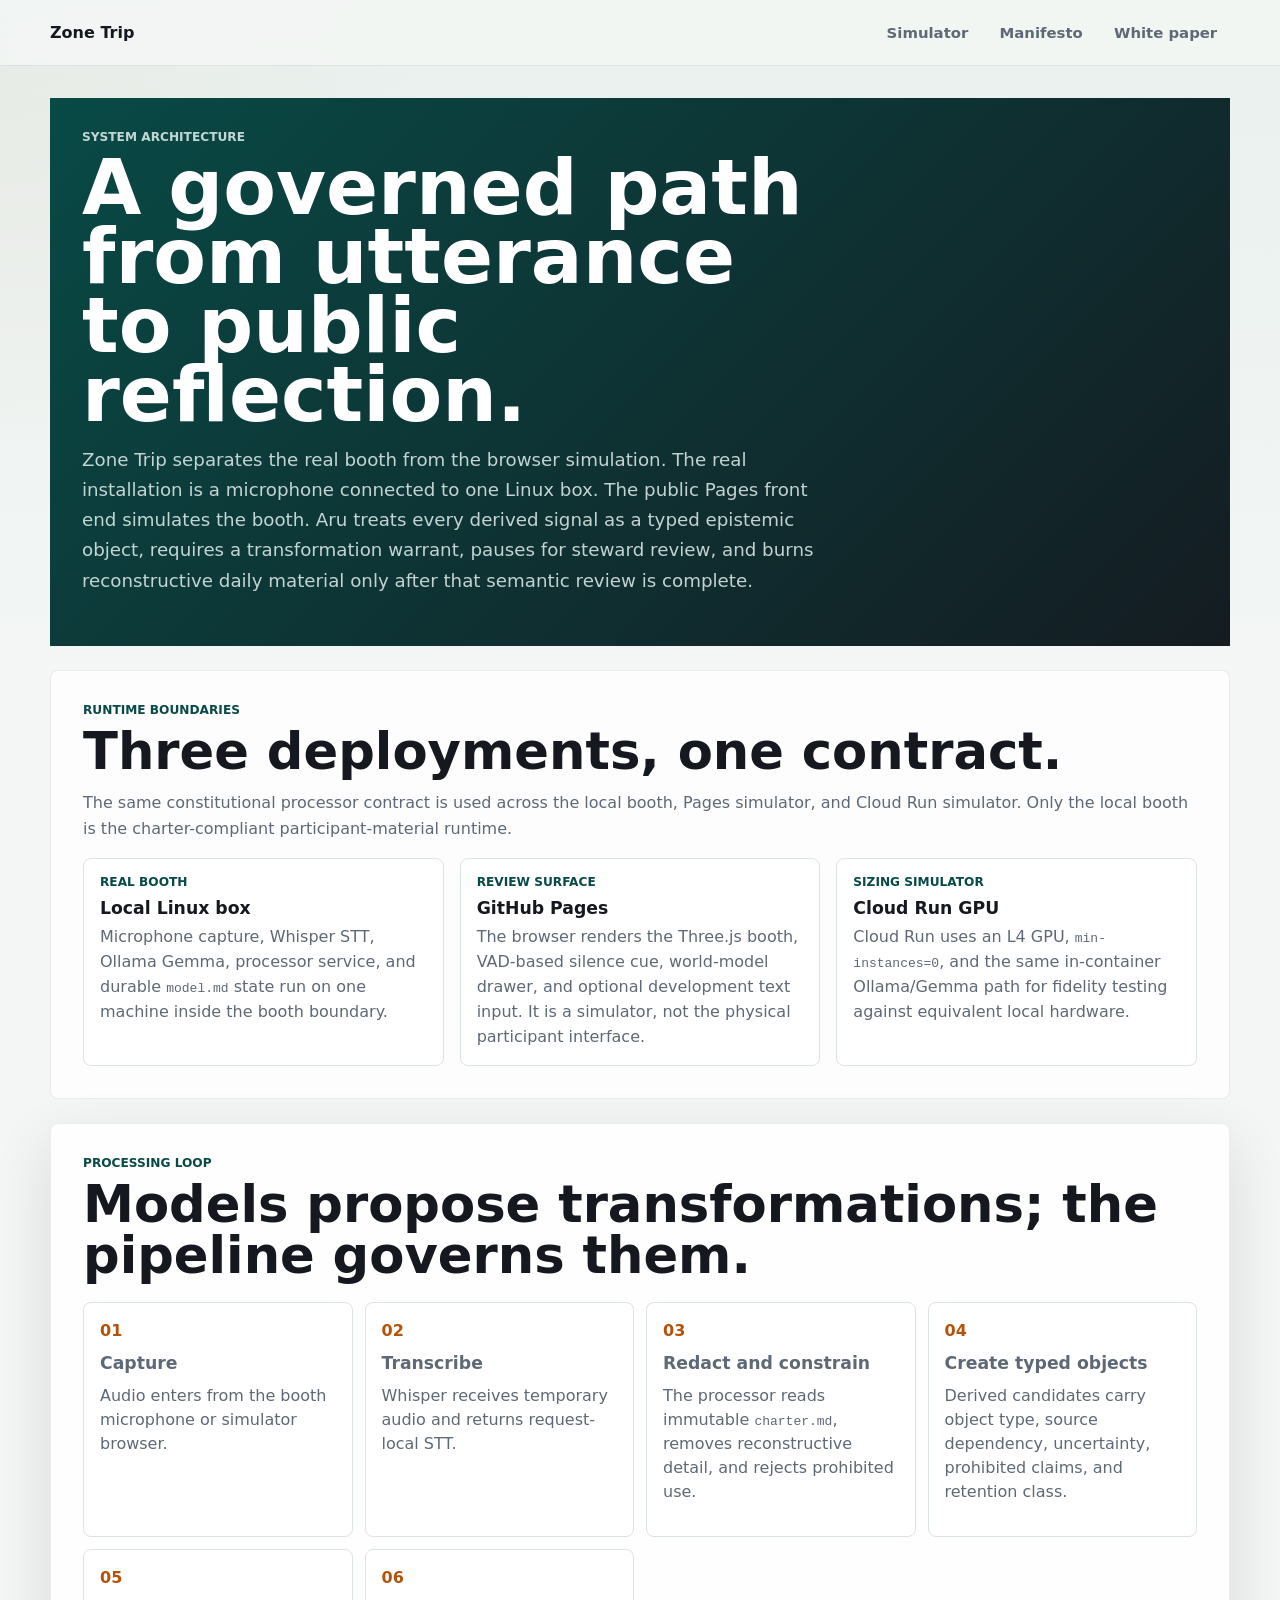
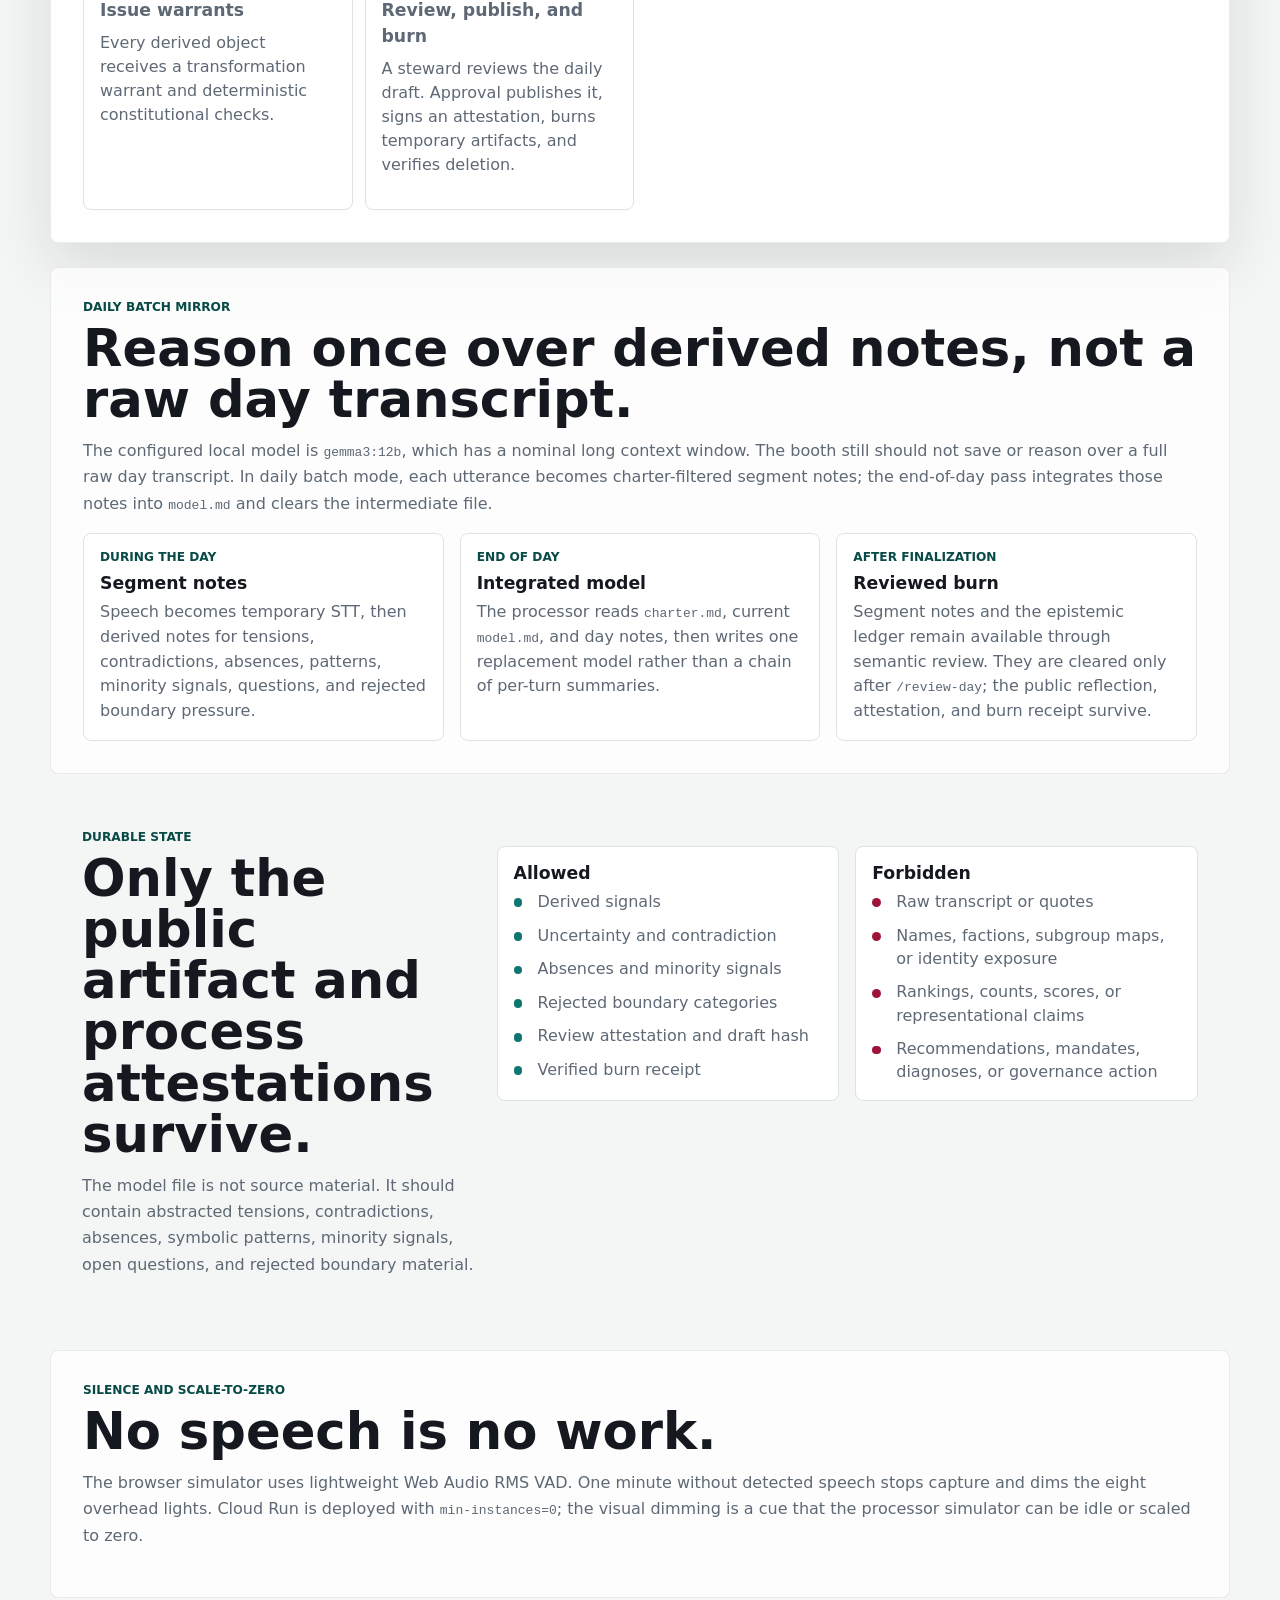
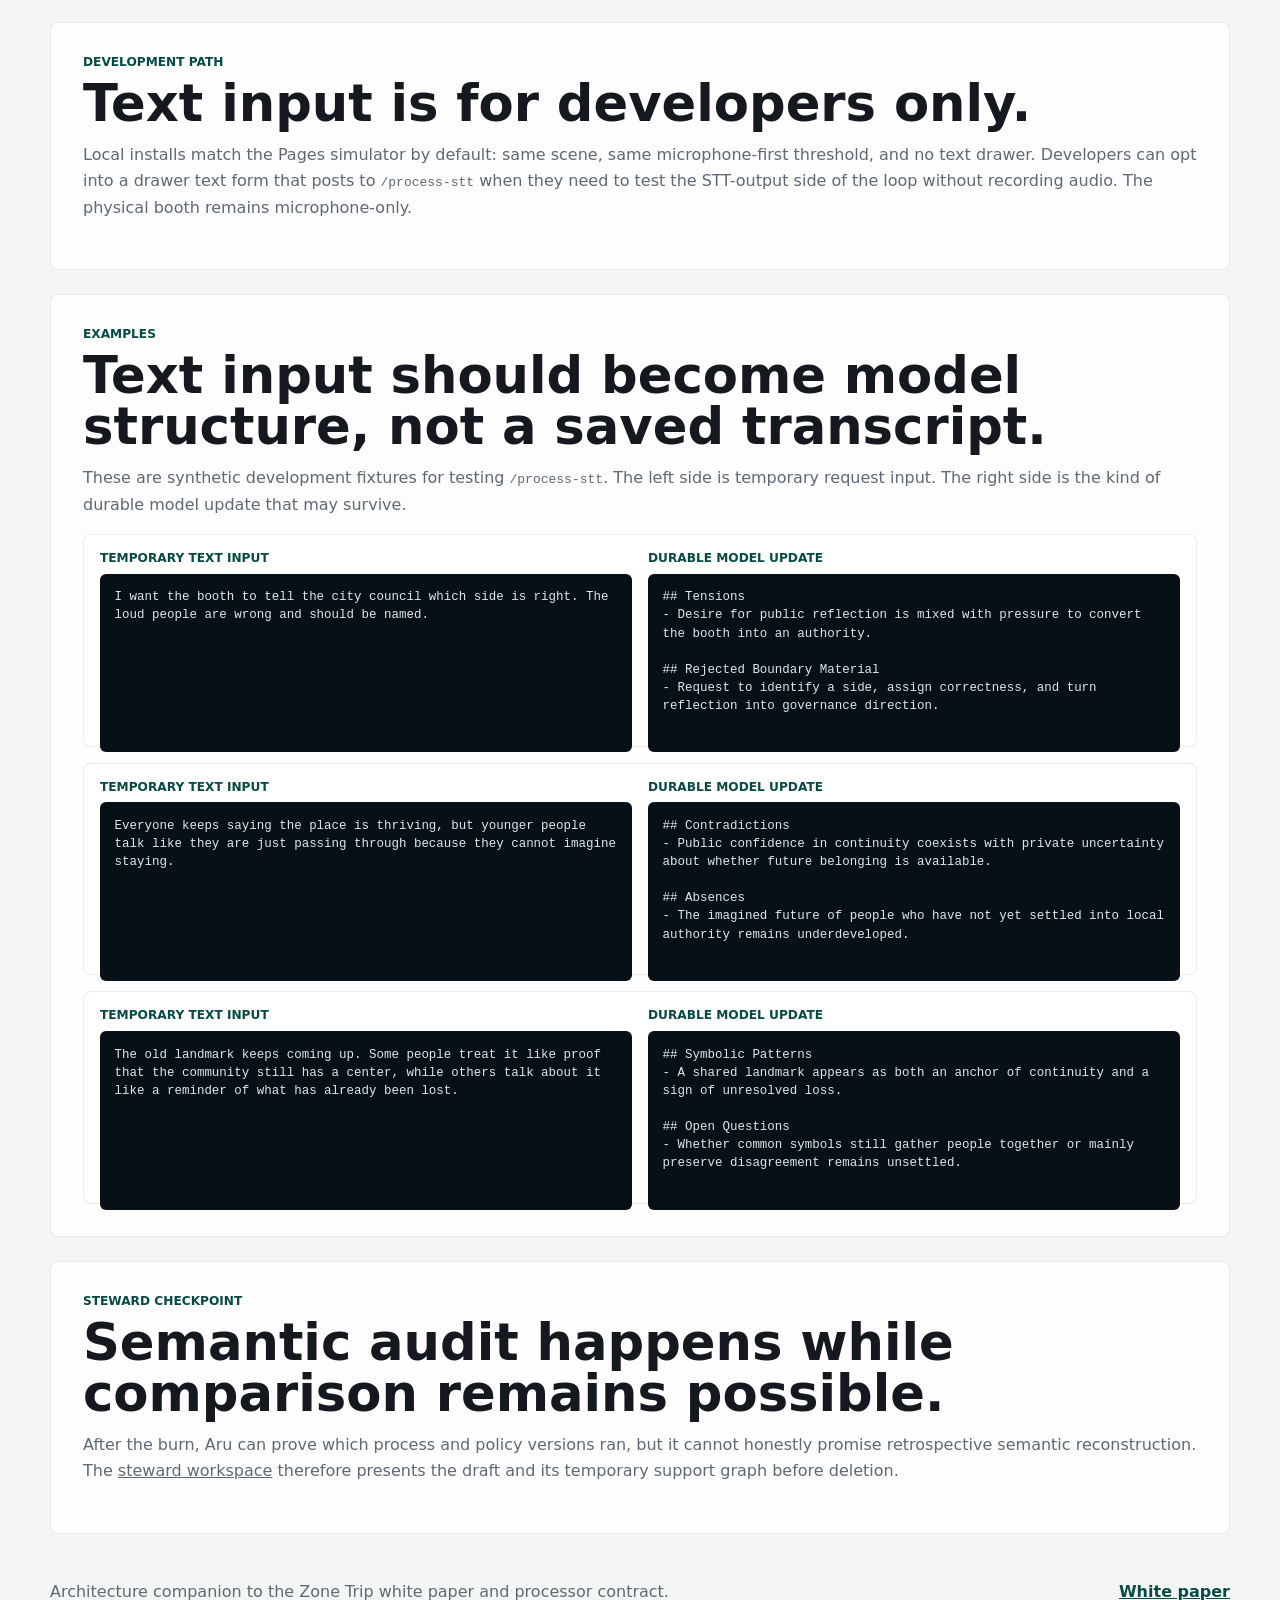
<file: architecture/index.html>
<!doctype html>
<html lang="en">
  <head>
    <meta charset="utf-8" />
    <meta name="viewport" content="width=device-width, initial-scale=1" />
    <title>Zone Trip Architecture</title>
    <link rel="icon" href="../favicon.svg" type="image/svg+xml" />
    <link rel="stylesheet" href="../styles.css" />
  </head>
  <body>
    <header class="site-header">
      <a class="brand" href="../" aria-label="Zone Trip home">Zone Trip</a>
      <nav aria-label="Primary navigation">
        <a href="../">Simulator</a>
        <a href="../manifesto/">Manifesto</a>
        <a href="../docs/Zone_Trip_White_Paper_First_Review.pdf">White paper</a>
      </nav>
    </header>

    <main id="top">
      <section class="architecture-page-hero" aria-labelledby="architecture-title">
        <p class="eyebrow">System architecture</p>
        <h1 id="architecture-title">A governed path from utterance to public reflection.</h1>
        <p class="lede">
          Zone Trip separates the real booth from the browser simulation. The
          real installation is a microphone connected to one Linux box. The
          public Pages front end simulates the booth. Aru treats every derived
          signal as a typed epistemic object, requires a transformation warrant,
          pauses for steward review, and burns reconstructive daily material
          only after that semantic review is complete.
        </p>
      </section>

      <section class="architecture-map" aria-labelledby="runtime-title">
        <div class="section-intro">
          <p class="eyebrow">Runtime boundaries</p>
          <h2 id="runtime-title">Three deployments, one contract.</h2>
          <p>
            The same constitutional processor contract is used across the local
            booth, Pages simulator, and Cloud Run simulator. Only the local
            booth is the charter-compliant participant-material runtime.
          </p>
        </div>

        <div class="architecture-columns">
          <article class="info-card">
            <p class="card-kicker">Real booth</p>
            <h3>Local Linux box</h3>
            <p>
              Microphone capture, Whisper STT, Ollama Gemma, processor service,
              and durable <code>model.md</code> state run on one machine inside
              the booth boundary.
            </p>
          </article>

          <article class="info-card">
            <p class="card-kicker">Review surface</p>
            <h3>GitHub Pages</h3>
            <p>
              The browser renders the Three.js booth, VAD-based silence cue,
              world-model drawer, and optional development text input. It is a
              simulator, not the physical participant interface.
            </p>
          </article>

          <article class="info-card">
            <p class="card-kicker">Sizing simulator</p>
            <h3>Cloud Run GPU</h3>
            <p>
              Cloud Run uses an L4 GPU, <code>min-instances=0</code>, and the
              same in-container Ollama/Gemma path for fidelity testing against
              equivalent local hardware.
            </p>
          </article>
        </div>
      </section>

      <section class="architecture" aria-labelledby="loop-title">
        <div class="section-intro">
          <p class="eyebrow">Processing loop</p>
          <h2 id="loop-title">Models propose transformations; the pipeline governs them.</h2>
        </div>

        <ol class="timeline architecture-timeline">
          <li>
            <h3>Capture</h3>
            <p>Audio enters from the booth microphone or simulator browser.</p>
          </li>
          <li>
            <h3>Transcribe</h3>
            <p>Whisper receives temporary audio and returns request-local STT.</p>
          </li>
          <li>
            <h3>Redact and constrain</h3>
            <p>The processor reads immutable <code>charter.md</code>, removes reconstructive detail, and rejects prohibited use.</p>
          </li>
          <li>
            <h3>Create typed objects</h3>
            <p>Derived candidates carry object type, source dependency, uncertainty, prohibited claims, and retention class.</p>
          </li>
          <li>
            <h3>Issue warrants</h3>
            <p>Every derived object receives a transformation warrant and deterministic constitutional checks.</p>
          </li>
          <li>
            <h3>Review, publish, and burn</h3>
            <p>A steward reviews the daily draft. Approval publishes it, signs an attestation, burns temporary artifacts, and verifies deletion.</p>
          </li>
        </ol>
      </section>

      <section class="architecture-map" aria-labelledby="daily-title">
        <div class="section-intro">
          <p class="eyebrow">Daily batch mirror</p>
          <h2 id="daily-title">Reason once over derived notes, not a raw day transcript.</h2>
          <p>
            The configured local model is <code>gemma3:12b</code>, which has a
            nominal long context window. The booth still should not save or
            reason over a full raw day transcript. In daily batch mode, each
            utterance becomes charter-filtered segment notes; the end-of-day
            pass integrates those notes into <code>model.md</code> and clears
            the intermediate file.
          </p>
        </div>

        <div class="architecture-columns">
          <article class="info-card">
            <p class="card-kicker">During the day</p>
            <h3>Segment notes</h3>
            <p>
              Speech becomes temporary STT, then derived notes for tensions,
              contradictions, absences, patterns, minority signals, questions,
              and rejected boundary pressure.
            </p>
          </article>

          <article class="info-card">
            <p class="card-kicker">End of day</p>
            <h3>Integrated model</h3>
            <p>
              The processor reads <code>charter.md</code>, current
              <code>model.md</code>, and day notes, then writes one replacement
              model rather than a chain of per-turn summaries.
            </p>
          </article>

          <article class="info-card">
            <p class="card-kicker">After finalization</p>
            <h3>Reviewed burn</h3>
            <p>
              Segment notes and the epistemic ledger remain available through
              semantic review. They are cleared only after <code>/review-day</code>;
              the public reflection, attestation, and burn receipt survive.
            </p>
          </article>
        </div>
      </section>

      <section class="section-grid" aria-labelledby="state-title">
        <div class="section-intro">
          <p class="eyebrow">Durable state</p>
          <h2 id="state-title">Only the public artifact and process attestations survive.</h2>
          <p>
            The model file is not source material. It should contain abstracted
            tensions, contradictions, absences, symbolic patterns, minority
            signals, open questions, and rejected boundary material.
          </p>
        </div>

        <div class="review-panel">
          <div>
            <h3>Allowed</h3>
            <ul class="check-list">
              <li>Derived signals</li>
              <li>Uncertainty and contradiction</li>
              <li>Absences and minority signals</li>
              <li>Rejected boundary categories</li>
              <li>Review attestation and draft hash</li>
              <li>Verified burn receipt</li>
            </ul>
          </div>
          <div>
            <h3>Forbidden</h3>
            <ul class="check-list danger">
              <li>Raw transcript or quotes</li>
              <li>Names, factions, subgroup maps, or identity exposure</li>
              <li>Rankings, counts, scores, or representational claims</li>
              <li>Recommendations, mandates, diagnoses, or governance action</li>
            </ul>
          </div>
        </div>
      </section>

      <section class="architecture-map" aria-labelledby="idle-title">
        <div class="section-intro">
          <p class="eyebrow">Silence and scale-to-zero</p>
          <h2 id="idle-title">No speech is no work.</h2>
          <p>
            The browser simulator uses lightweight Web Audio RMS VAD. One
            minute without detected speech stops capture and dims the eight
            overhead lights. Cloud Run is deployed with
            <code>min-instances=0</code>; the visual dimming is a cue that the
            processor simulator can be idle or scaled to zero.
          </p>
        </div>
      </section>

      <section class="architecture-map" aria-labelledby="dev-title">
        <div class="section-intro">
          <p class="eyebrow">Development path</p>
          <h2 id="dev-title">Text input is for developers only.</h2>
          <p>
            Local installs match the Pages simulator by default: same scene,
            same microphone-first threshold, and no text drawer. Developers can
            opt into a drawer text form that posts to <code>/process-stt</code>
            when they need to test the STT-output side of the loop without
            recording audio. The physical booth remains microphone-only.
          </p>
        </div>
      </section>

      <section class="architecture-map" aria-labelledby="examples-title">
        <div class="section-intro">
          <p class="eyebrow">Examples</p>
          <h2 id="examples-title">Text input should become model structure, not a saved transcript.</h2>
          <p>
            These are synthetic development fixtures for testing
            <code>/process-stt</code>. The left side is temporary request input.
            The right side is the kind of durable model update that may survive.
          </p>
        </div>

        <div class="model-examples">
          <article class="model-example">
            <div>
              <p class="card-kicker">Temporary text input</p>
              <pre><code>I want the booth to tell the city council which side is right. The loud people are wrong and should be named.</code></pre>
            </div>
            <div>
              <p class="card-kicker">Durable model update</p>
              <pre><code>## Tensions
- Desire for public reflection is mixed with pressure to convert the booth into an authority.

## Rejected Boundary Material
- Request to identify a side, assign correctness, and turn reflection into governance direction.</code></pre>
            </div>
          </article>

          <article class="model-example">
            <div>
              <p class="card-kicker">Temporary text input</p>
              <pre><code>Everyone keeps saying the place is thriving, but younger people talk like they are just passing through because they cannot imagine staying.</code></pre>
            </div>
            <div>
              <p class="card-kicker">Durable model update</p>
              <pre><code>## Contradictions
- Public confidence in continuity coexists with private uncertainty about whether future belonging is available.

## Absences
- The imagined future of people who have not yet settled into local authority remains underdeveloped.</code></pre>
            </div>
          </article>

          <article class="model-example">
            <div>
              <p class="card-kicker">Temporary text input</p>
              <pre><code>The old landmark keeps coming up. Some people treat it like proof that the community still has a center, while others talk about it like a reminder of what has already been lost.</code></pre>
            </div>
            <div>
              <p class="card-kicker">Durable model update</p>
              <pre><code>## Symbolic Patterns
- A shared landmark appears as both an anchor of continuity and a sign of unresolved loss.

## Open Questions
- Whether common symbols still gather people together or mainly preserve disagreement remains unsettled.</code></pre>
            </div>
          </article>
        </div>
      </section>

      <section class="architecture-map" aria-labelledby="review-title">
        <div class="section-intro">
          <p class="eyebrow">Steward checkpoint</p>
          <h2 id="review-title">Semantic audit happens while comparison remains possible.</h2>
          <p>
            After the burn, Aru can prove which process and policy versions ran,
            but it cannot honestly promise retrospective semantic reconstruction.
            The <a href="../review/">steward workspace</a> therefore presents the
            draft and its temporary support graph before deletion.
          </p>
        </div>
      </section>
    </main>

    <footer>
      <p>Architecture companion to the Zone Trip white paper and processor contract.</p>
      <a href="../docs/Zone_Trip_White_Paper_First_Review.pdf">White paper</a>
    </footer>
  </body>
</html>
</file>
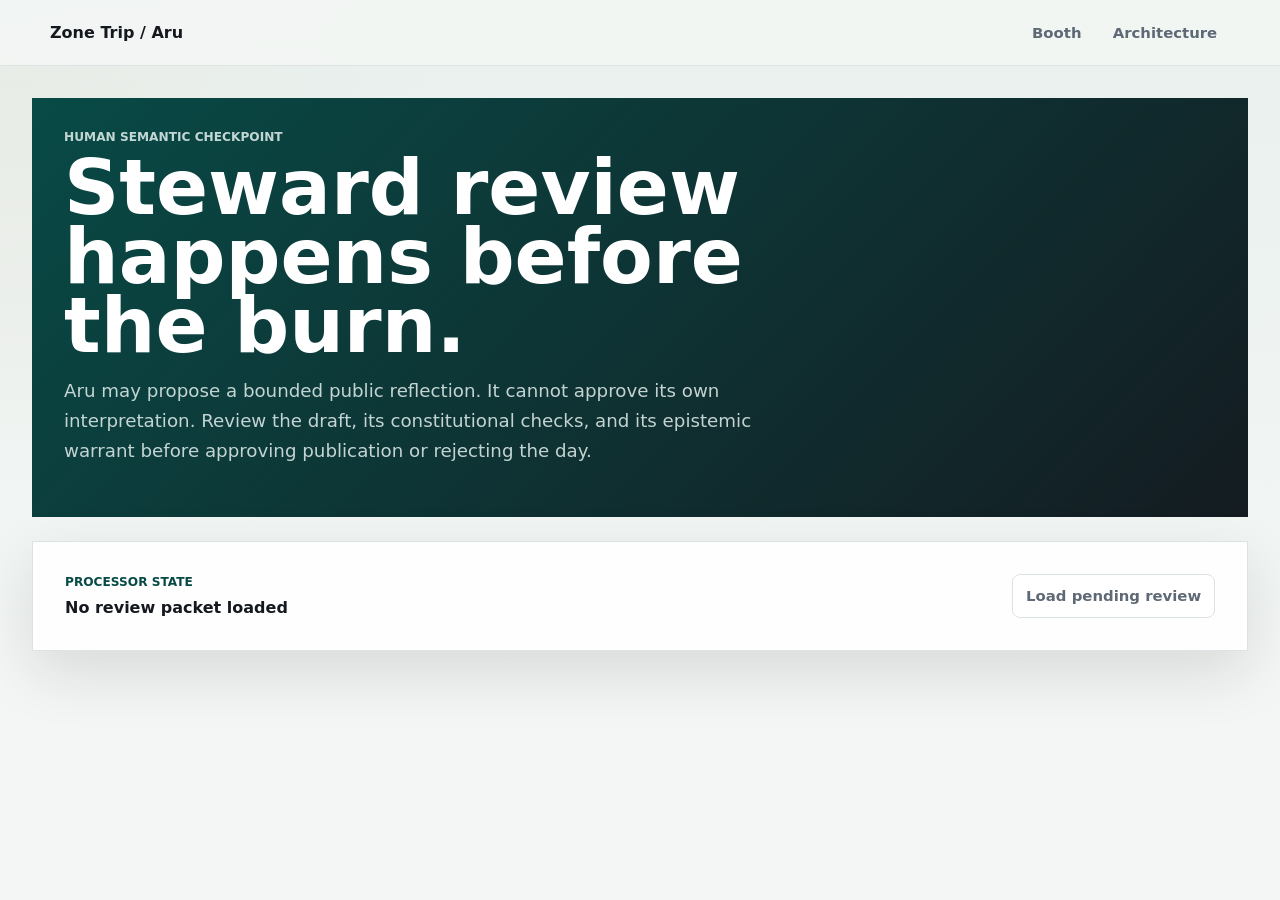
<file: review/index.html>
<!doctype html>
<html lang="en">
  <head>
    <meta charset="utf-8" />
    <meta name="viewport" content="width=device-width, initial-scale=1" />
    <title>Aru Steward Review</title>
    <link rel="icon" href="../favicon.svg" type="image/svg+xml" />
    <link rel="stylesheet" href="../styles.css" />
  </head>
  <body>
    <header class="site-header">
      <a class="brand" href="../">Zone Trip / Aru</a>
      <nav aria-label="Primary navigation">
        <a href="../">Booth</a>
        <a href="../architecture/">Architecture</a>
      </nav>
    </header>

    <main class="review-workspace">
      <section class="architecture-page-hero">
        <p class="eyebrow">Human semantic checkpoint</p>
        <h1>Steward review happens before the burn.</h1>
        <p class="lede">
          Aru may propose a bounded public reflection. It cannot approve its own
          interpretation. Review the draft, its constitutional checks, and its
          epistemic warrant before approving publication or rejecting the day.
        </p>
      </section>

      <section class="review-console" aria-live="polite">
        <div class="review-toolbar">
          <div>
            <p class="card-kicker">Processor state</p>
            <strong id="review-status">No review packet loaded</strong>
          </div>
          <button id="load-review" class="button" type="button">Load pending review</button>
        </div>

        <div id="review-content" hidden>
          <div class="review-columns">
            <article class="info-card">
              <p class="card-kicker">Draft public reflection</p>
              <pre id="review-draft" class="review-draft"></pre>
            </article>
            <article class="info-card">
              <p class="card-kicker">Transformation warrant</p>
              <dl class="review-facts">
                <div><dt>Transition</dt><dd id="review-transition"></dd></div>
                <div><dt>Supporting objects</dt><dd id="review-sources"></dd></div>
                <div><dt>Uncertainty preserved</dt><dd id="review-uncertainty"></dd></div>
              </dl>
              <h2>Constitutional checks</h2>
              <ul id="review-checks" class="check-list"></ul>
            </article>
          </div>

          <form id="review-form" class="review-decision">
            <label>
              Reviewer role
              <input id="reviewer-role" required value="independent steward" />
            </label>
            <label>
              Rationale
              <textarea id="review-rationale" required rows="4"></textarea>
            </label>
            <div class="review-actions">
              <button class="button danger-button" type="submit" value="reject">Reject and burn</button>
              <button class="button button-primary" type="submit" value="approve">Approve, publish, and burn</button>
            </div>
          </form>
        </div>
      </section>
    </main>

    <script src="../booth-config.js"></script>
    <script src="review.js"></script>
  </body>
</html>
</file>
<file: styles.css>
:root {
  color-scheme: light;
  --ink: #15191f;
  --muted: #5e6975;
  --line: #dce3e6;
  --surface: #ffffff;
  --wash: #f3f6f4;
  --mist: #e6efec;
  --accent: #0d766f;
  --accent-dark: #084a46;
  --signal: #b45309;
  --danger: #9f1239;
  --shadow: 0 22px 60px rgba(21, 25, 31, 0.12);
  font-family:
    Inter, ui-sans-serif, system-ui, -apple-system, BlinkMacSystemFont, "Segoe UI",
    sans-serif;
}

* {
  box-sizing: border-box;
}

html {
  scroll-behavior: smooth;
}

body {
  margin: 0;
  min-height: 100vh;
  color: var(--ink);
  background:
    linear-gradient(180deg, rgba(230, 239, 236, 0.8), transparent 42rem),
    radial-gradient(circle at top left, rgba(180, 83, 9, 0.12), transparent 28rem),
    var(--wash);
}

.review-workspace {
  width: min(76rem, calc(100% - 2rem));
  margin: 0 auto 5rem;
}

.review-console {
  padding: clamp(1rem, 3vw, 2rem);
  border: 1px solid var(--line);
  background: rgba(255, 255, 255, 0.9);
  box-shadow: var(--shadow);
}

.review-toolbar,
.review-actions {
  display: flex;
  align-items: center;
  justify-content: space-between;
  gap: 1rem;
}

.review-columns {
  display: grid;
  grid-template-columns: minmax(0, 1.4fr) minmax(18rem, 0.8fr);
  gap: 1rem;
  margin-top: 1.5rem;
}

.review-draft {
  max-height: 36rem;
  overflow: auto;
  white-space: pre-wrap;
}

.review-facts div {
  padding: 0.65rem 0;
  border-bottom: 1px solid var(--line);
}

.review-facts dt {
  color: var(--muted);
  font-size: 0.78rem;
  font-weight: 700;
  text-transform: uppercase;
}

.review-facts dd {
  margin: 0.2rem 0 0;
}

.check-pass::marker {
  color: var(--accent);
}

.check-fail,
.check-fail::marker {
  color: var(--danger);
}

.review-decision {
  display: grid;
  gap: 1rem;
  margin-top: 1rem;
  padding-top: 1.5rem;
  border-top: 1px solid var(--line);
}

.review-decision label {
  display: grid;
  gap: 0.4rem;
  font-weight: 700;
}

.review-decision input,
.review-decision textarea {
  width: 100%;
  padding: 0.75rem;
  border: 1px solid var(--line);
  color: var(--ink);
  background: var(--surface);
  font: inherit;
}

@media (max-width: 760px) {
  .review-columns {
    grid-template-columns: 1fr;
  }

  .review-toolbar,
  .review-actions {
    align-items: stretch;
    flex-direction: column;
  }
}

.image-listener-page {
  overflow: hidden;
  background: #150806;
}

.image-listener-shell {
  position: fixed;
  inset: 0;
  width: 100%;
  margin: 0;
}

.image-listener-figure,
.stage-scene {
  position: absolute;
  inset: 0;
  margin: 0;
  background: #150806;
}

.stage-scene canvas {
  display: block;
  width: 100%;
  height: 100%;
  touch-action: none;
  user-select: none;
}

.threshold {
  position: absolute;
  inset: 0;
  z-index: 5;
  display: grid;
  place-items: center;
  padding: 1.25rem;
  color: rgba(236, 242, 247, 0.94);
  background:
    radial-gradient(circle at center, rgba(6, 10, 16, 0.32), rgba(2, 3, 7, 0.74) 64%),
    rgba(2, 3, 7, 0.34);
}

.threshold[hidden] {
  display: none;
}

.threshold-panel {
  width: min(28rem, 100%);
  padding: 1.25rem;
  border: 1px solid rgba(160, 177, 196, 0.26);
  background: rgba(4, 7, 12, 0.72);
  box-shadow: 0 24px 80px rgba(0, 0, 0, 0.46);
  backdrop-filter: blur(16px);
}

.threshold-kicker {
  margin: 0 0 0.4rem;
  color: rgba(177, 194, 214, 0.76);
  font-size: 0.72rem;
  font-weight: 700;
  letter-spacing: 0.08em;
  text-transform: uppercase;
}

.threshold h1 {
  margin: 0 0 0.7rem;
  color: #ffffff;
  font-size: clamp(1.6rem, 7vw, 2.3rem);
  line-height: 1;
  letter-spacing: 0;
}

.threshold p,
.threshold li {
  color: rgba(226, 234, 242, 0.88);
  font-size: 0.95rem;
  line-height: 1.45;
}

.threshold p {
  margin: 0;
}

.threshold ul {
  margin: 1rem 0 1.15rem;
  padding-left: 1.15rem;
}

.threshold li + li {
  margin-top: 0.42rem;
}

.threshold-button {
  width: 100%;
  min-height: 3rem;
  border: 1px solid rgba(236, 242, 247, 0.72);
  border-radius: 0;
  color: #05070a;
  background: rgba(236, 242, 247, 0.94);
  font: inherit;
  font-weight: 800;
  letter-spacing: 0;
}

.threshold-button:disabled {
  cursor: not-allowed;
  opacity: 0.48;
}

.world-drawer {
  position: fixed;
  right: 0;
  bottom: 0;
  left: 0;
  z-index: 4;
  max-height: min(54vh, 30rem);
  color: rgba(233, 240, 247, 0.94);
  background: rgba(4, 7, 12, 0.84);
  border-top: 1px solid rgba(164, 184, 207, 0.24);
  box-shadow: 0 -18px 70px rgba(0, 0, 0, 0.44);
  transform: translateY(calc(100% - 3.25rem));
  transition: transform 220ms ease;
  backdrop-filter: blur(18px);
}

.world-drawer[data-open="true"] {
  transform: translateY(0);
}

.world-drawer-toggle {
  display: block;
  width: 100%;
  min-height: 3.25rem;
  border: 0;
  border-bottom: 1px solid rgba(164, 184, 207, 0.18);
  color: rgba(245, 249, 253, 0.96);
  background: transparent;
  font: inherit;
  font-size: 0.82rem;
  font-weight: 850;
  letter-spacing: 0.08em;
  text-transform: uppercase;
}

.world-drawer-toggle::before {
  display: block;
  width: 3rem;
  height: 0.22rem;
  margin: 0 auto 0.48rem;
  background: rgba(190, 207, 226, 0.7);
  content: "";
}

.world-drawer-body {
  max-width: 62rem;
  max-height: calc(min(54vh, 30rem) - 3.25rem);
  margin: 0 auto;
  overflow-y: auto;
  padding: 1rem max(1rem, env(safe-area-inset-left)) max(1.25rem, env(safe-area-inset-bottom))
    max(1rem, env(safe-area-inset-right));
}

.world-drawer h2 {
  margin: 0;
  color: #ffffff;
  font-size: 1rem;
  line-height: 1.2;
  letter-spacing: 0;
}

.world-drawer p {
  margin: 0.45rem 0 0;
  color: rgba(196, 211, 228, 0.78);
  font-size: 0.86rem;
  line-height: 1.4;
}

.world-drawer pre {
  margin: 0.9rem 0 0;
  white-space: pre-wrap;
  overflow-wrap: anywhere;
  color: rgba(234, 240, 247, 0.9);
  font-family:
    "SFMono-Regular", Consolas, "Liberation Mono", Menlo, ui-monospace, monospace;
  font-size: 0.78rem;
  line-height: 1.52;
}

.dev-text-input {
  display: grid;
  gap: 0.65rem;
  margin-top: 1rem;
  padding-top: 0.9rem;
  border-top: 1px solid rgba(164, 184, 207, 0.18);
}

.dev-text-input[hidden] {
  display: none;
}

.dev-text-input label {
  color: rgba(196, 211, 228, 0.78);
  font-size: 0.78rem;
  font-weight: 800;
  letter-spacing: 0.06em;
  text-transform: uppercase;
}

.dev-text-input textarea {
  width: 100%;
  min-height: 6rem;
  resize: vertical;
  border: 1px solid rgba(164, 184, 207, 0.28);
  border-radius: 0;
  padding: 0.7rem;
  color: rgba(245, 249, 253, 0.96);
  background: rgba(2, 5, 10, 0.72);
  font: inherit;
  font-size: 0.88rem;
  line-height: 1.4;
}

.dev-text-input button {
  justify-self: start;
  min-height: 2.45rem;
  border: 1px solid rgba(236, 242, 247, 0.58);
  border-radius: 0;
  padding: 0 0.95rem;
  color: #05070a;
  background: rgba(236, 242, 247, 0.92);
  font: inherit;
  font-size: 0.84rem;
  font-weight: 850;
}

.dev-text-input button:disabled {
  cursor: not-allowed;
  opacity: 0.46;
}

.image-listener-figure > picture,
.image-listener-figure > picture img {
  display: block;
  width: 100%;
  height: 100%;
}

.image-listener-figure > picture img {
  object-fit: cover;
}

.mirror-projection {
  position: absolute;
  left: 50%;
  top: 13.4%;
  z-index: 1;
  width: min(22.5vw, 20rem);
  aspect-ratio: 10 / 13;
  transform: translateX(-50%);
  background-image: var(--mirror-image, none);
  background-position: center;
  background-size: cover;
  mask-image: url("assets/mirror-mask.svg");
  mask-position: center;
  mask-repeat: no-repeat;
  mask-size: 100% 100%;
  -webkit-mask-image: url("assets/mirror-mask.svg");
  -webkit-mask-position: center;
  -webkit-mask-repeat: no-repeat;
  -webkit-mask-size: 100% 100%;
  pointer-events: none;
}

.image-listener-figure .microphone-overlay {
  position: absolute;
  left: 50%;
  bottom: 1.4%;
  z-index: 2;
  width: auto;
  height: min(76vh, 44rem);
  transform: translateX(-50%);
  object-fit: contain;
  pointer-events: none;
}

.listener-runtime {
  position: absolute;
  width: 1px;
  height: 1px;
  overflow: hidden;
  clip: rect(0 0 0 0);
  clip-path: inset(50%);
  white-space: nowrap;
}

a {
  color: inherit;
}

.site-header {
  position: sticky;
  top: 0;
  z-index: 10;
  display: flex;
  align-items: center;
  justify-content: space-between;
  gap: 1rem;
  padding: 0.85rem max(1rem, calc((100vw - 1180px) / 2));
  border-bottom: 1px solid rgba(21, 25, 31, 0.08);
  background: rgba(243, 246, 244, 0.88);
  backdrop-filter: blur(16px);
}

.brand {
  font-weight: 900;
  text-decoration: none;
}

nav {
  display: flex;
  flex-wrap: wrap;
  justify-content: flex-end;
  gap: 0.35rem;
}

nav a,
.button {
  border-radius: 8px;
  padding: 0.62rem 0.8rem;
  color: var(--muted);
  font-size: 0.93rem;
  font-weight: 750;
  text-decoration: none;
}

nav a:hover,
.button:hover {
  color: var(--accent-dark);
  background: rgba(13, 118, 111, 0.09);
}

main {
  width: min(1180px, calc(100% - 2rem));
  margin: 0 auto;
}

.hero-section {
  display: grid;
  grid-template-columns: minmax(0, 1.08fr) minmax(22rem, 0.92fr);
  gap: 1.5rem;
  min-height: calc(100vh - 4rem);
  padding: 3rem 0 1.5rem;
  align-items: stretch;
}

.hero-copy,
.podium-figure,
.core-question,
.architecture,
.deployment,
.reflection,
.collaborators {
  border: 1px solid rgba(21, 25, 31, 0.08);
  border-radius: 8px;
  background: rgba(255, 255, 255, 0.9);
  box-shadow: var(--shadow);
}

.hero-copy {
  display: flex;
  flex-direction: column;
  justify-content: center;
  min-height: 34rem;
  padding: clamp(1.25rem, 4vw, 3rem);
}

.eyebrow,
.card-kicker {
  margin: 0 0 0.55rem;
  color: var(--accent-dark);
  font-size: 0.76rem;
  font-weight: 900;
  letter-spacing: 0;
  text-transform: uppercase;
}

h1,
h2,
h3,
p {
  margin-top: 0;
}

h1 {
  max-width: 11ch;
  margin-bottom: 1rem;
  font-size: clamp(3.4rem, 8vw, 7.2rem);
  line-height: 0.9;
  letter-spacing: 0;
}

h2 {
  margin-bottom: 0.8rem;
  font-size: clamp(2rem, 4vw, 3.65rem);
  line-height: 1;
  letter-spacing: 0;
}

h3 {
  margin-bottom: 0.45rem;
  font-size: 1.08rem;
}

.lede {
  max-width: 46rem;
  color: #34404b;
  font-size: 1.14rem;
  line-height: 1.65;
}

.actions {
  display: flex;
  flex-wrap: wrap;
  gap: 0.65rem;
  margin-top: 1rem;
}

.button {
  display: inline-flex;
  align-items: center;
  justify-content: center;
  min-height: 2.8rem;
  border: 1px solid var(--line);
  background: #fff;
}

.button-primary {
  border-color: var(--accent);
  color: #fff;
  background: var(--accent);
}

.button-primary:hover {
  color: #fff;
  background: var(--accent-dark);
}

button {
  font: inherit;
  cursor: pointer;
}

button:disabled {
  cursor: not-allowed;
  opacity: 0.5;
}

.podium-figure {
  position: relative;
  display: flex;
  flex-direction: column;
  justify-content: flex-end;
  min-height: 34rem;
  margin: 0;
  overflow: hidden;
  background:
    radial-gradient(circle at 50% 20%, rgba(255, 255, 255, 0.92), transparent 22rem),
    linear-gradient(180deg, rgba(8, 74, 70, 0.08), rgba(8, 74, 70, 0.86)),
    linear-gradient(135deg, #dce6e3, #f6f7f3 48%, #8fb1aa);
}

.image-figure {
  background: #150806;
}

.image-figure > picture,
.image-figure > picture img {
  display: block;
  width: 100%;
  height: 100%;
}

.image-figure > picture {
  position: absolute;
  inset: 0;
}

.image-figure > picture img {
  object-fit: cover;
}

.image-figure .mirror-projection {
  top: 11.8%;
  width: min(23vw, 17rem);
}

.image-figure .microphone-overlay {
  width: auto;
  height: min(72%, 34rem);
  bottom: 3%;
  object-fit: contain;
}

.image-figure::after {
  content: "";
  position: absolute;
  inset: 0;
  pointer-events: none;
  background:
    linear-gradient(180deg, rgba(0, 0, 0, 0.1), transparent 34%, rgba(0, 0, 0, 0.32)),
    linear-gradient(90deg, rgba(0, 0, 0, 0.34), transparent 18%, transparent 82%, rgba(0, 0, 0, 0.34));
}

.stage-light {
  position: absolute;
  inset: 0;
  background:
    radial-gradient(ellipse at 50% 26%, rgba(255, 255, 255, 0.5), transparent 24rem),
    linear-gradient(90deg, rgba(21, 25, 31, 0.18), transparent 24%, transparent 76%, rgba(21, 25, 31, 0.18));
}

.stage-light::after {
  content: "";
  position: absolute;
  left: 12%;
  right: 12%;
  bottom: 13%;
  height: 1px;
  background:
    linear-gradient(90deg, transparent, rgba(255, 255, 255, 0.75), transparent);
}

.microphone {
  position: absolute;
  left: 50%;
  top: 17%;
  z-index: 2;
  width: 8.5rem;
  height: 17rem;
  transform: translateX(-50%);
}

.mic-head {
  position: absolute;
  left: 50%;
  top: 0;
  width: 7rem;
  height: 9rem;
  transform: translateX(-50%);
  border: 0.42rem solid #1f2933;
  border-radius: 4rem 4rem 3rem 3rem;
  background:
    repeating-linear-gradient(90deg, transparent 0 0.7rem, rgba(255, 255, 255, 0.42) 0.7rem 0.95rem),
    linear-gradient(180deg, #6f7f86, #2a3439 62%, #15191f);
  box-shadow:
    inset 0 0.9rem 1.8rem rgba(255, 255, 255, 0.38),
    0 1rem 2.5rem rgba(21, 25, 31, 0.34);
}

.mic-head::before,
.mic-head::after {
  content: "";
  position: absolute;
  left: 1rem;
  right: 1rem;
  height: 0.32rem;
  border-radius: 999px;
  background: rgba(255, 255, 255, 0.48);
}

.mic-head::before {
  top: 2.1rem;
}

.mic-head::after {
  top: 4.2rem;
}

.mic-band {
  position: absolute;
  left: 50%;
  top: 7.85rem;
  width: 8.2rem;
  height: 1.1rem;
  transform: translateX(-50%);
  border: 0.28rem solid #15191f;
  border-radius: 999px;
  background: #d8dee0;
}

.mic-stem {
  position: absolute;
  left: 50%;
  top: 8.7rem;
  width: 0.9rem;
  height: 9rem;
  transform: translateX(-50%);
  border-radius: 999px;
  background: linear-gradient(90deg, #161b20, #65757c 50%, #161b20);
}

.podium {
  position: absolute;
  left: 50%;
  bottom: 13%;
  z-index: 1;
  width: min(74%, 27rem);
  height: 16rem;
  transform: translateX(-50%);
  clip-path: polygon(10% 0, 90% 0, 100% 100%, 0 100%);
  border-radius: 8px 8px 3px 3px;
  background:
    linear-gradient(90deg, rgba(255, 255, 255, 0.18), transparent 28%, rgba(0, 0, 0, 0.16)),
    linear-gradient(180deg, #7b4d2d, #4b2d1b);
  box-shadow: 0 2rem 3.2rem rgba(21, 25, 31, 0.34);
}

.podium::before {
  content: "";
  position: absolute;
  inset: 1rem 1.15rem auto;
  height: 0.75rem;
  border-radius: 999px;
  background: rgba(255, 255, 255, 0.24);
}

.podium-badge {
  position: absolute;
  left: 50%;
  top: 4.1rem;
  display: grid;
  place-items: center;
  width: 5.4rem;
  height: 5.4rem;
  transform: translateX(-50%);
  border: 1px solid rgba(255, 255, 255, 0.48);
  border-radius: 999px;
  color: rgba(255, 255, 255, 0.86);
  background: rgba(8, 74, 70, 0.72);
  font-weight: 900;
  font-size: 1.2rem;
}

figcaption {
  position: relative;
  z-index: 1;
  margin: 0;
  padding: 1.25rem;
  color: #fff;
  font-size: 1.2rem;
  font-weight: 850;
}

.core-question {
  margin: 1.5rem 0;
  padding: clamp(1.25rem, 4vw, 2.25rem);
  background: var(--accent-dark);
  color: #fff;
}

.core-question p {
  color: rgba(255, 255, 255, 0.74);
  font-weight: 800;
  text-transform: uppercase;
}

.core-question h2 {
  max-width: 20ch;
  margin: 0;
}

.section-grid,
.architecture-page-hero,
.architecture-map,
.architecture,
.deployment,
.reflection,
.collaborators {
  margin: 1.5rem 0;
  padding: clamp(1.25rem, 3vw, 2rem);
}

.architecture-page-hero {
  margin-top: 2rem;
  color: #fff;
  background:
    linear-gradient(135deg, rgba(8, 74, 70, 0.96), rgba(21, 25, 31, 0.94)),
    var(--accent-dark);
}

.architecture-page-hero h1 {
  max-width: 14ch;
  font-size: clamp(2.6rem, 6vw, 5.5rem);
}

.architecture-page-hero .eyebrow,
.architecture-page-hero .lede {
  color: rgba(236, 247, 244, 0.82);
}

.architecture-map {
  border: 1px solid rgba(21, 25, 31, 0.08);
  border-radius: 8px;
  background: rgba(255, 255, 255, 0.72);
}

.architecture-columns {
  display: grid;
  grid-template-columns: repeat(3, minmax(0, 1fr));
  gap: 1rem;
}

.architecture-columns .info-card {
  min-height: 100%;
}

.model-examples {
  display: grid;
  gap: 1rem;
}

.model-example {
  display: grid;
  grid-template-columns: repeat(2, minmax(0, 1fr));
  gap: 1rem;
  padding: 1rem;
  border: 1px solid rgba(21, 25, 31, 0.08);
  border-radius: 8px;
  background: rgba(255, 255, 255, 0.74);
}

.model-example pre {
  min-height: 100%;
  margin: 0;
  overflow-x: auto;
  white-space: pre-wrap;
  overflow-wrap: anywhere;
  border: 1px solid rgba(21, 25, 31, 0.08);
  border-radius: 6px;
  padding: 0.85rem;
  color: #dce7ee;
  background: #071017;
  font-family:
    "SFMono-Regular", Consolas, "Liberation Mono", Menlo, ui-monospace, monospace;
  font-size: 0.78rem;
  line-height: 1.45;
}

.model-example code {
  font: inherit;
}

.section-grid {
  display: grid;
  grid-template-columns: minmax(18rem, 0.72fr) minmax(0, 1.28fr);
  gap: 1.25rem;
  align-items: start;
}

.section-intro p:not(.eyebrow) {
  color: var(--muted);
  line-height: 1.65;
}

.card-grid {
  display: grid;
  grid-template-columns: repeat(2, minmax(0, 1fr));
  gap: 0.85rem;
}

.info-card {
  min-height: 13rem;
  border: 1px solid var(--line);
  border-radius: 8px;
  padding: 1rem;
  background: var(--surface);
}

.info-card p:last-child {
  margin-bottom: 0;
  color: var(--muted);
  line-height: 1.55;
}

.timeline {
  display: grid;
  grid-template-columns: repeat(4, minmax(0, 1fr));
  gap: 0.75rem;
  margin: 1.25rem 0 0;
  padding: 0;
  list-style: none;
  counter-reset: step;
}

.timeline li {
  position: relative;
  min-height: 10rem;
  border: 1px solid var(--line);
  border-radius: 8px;
  padding: 3rem 1rem 1rem;
  background: #fff;
  color: var(--muted);
  line-height: 1.5;
}

.timeline li::before {
  counter-increment: step;
  content: counter(step, decimal-leading-zero);
  position: absolute;
  top: 1rem;
  left: 1rem;
  color: var(--signal);
  font-weight: 900;
}

.timeline strong {
  display: block;
  margin-bottom: 0.35rem;
  color: var(--ink);
}

.review-panel {
  display: grid;
  grid-template-columns: repeat(2, minmax(0, 1fr));
  gap: 1rem;
  margin-top: 1rem;
}

.review-panel > div {
  border: 1px solid var(--line);
  border-radius: 8px;
  padding: 1rem;
  background: #fff;
}

.check-list {
  display: grid;
  gap: 0.65rem;
  margin: 0;
  padding: 0;
  list-style: none;
}

.check-list li {
  position: relative;
  padding-left: 1.5rem;
  color: var(--muted);
  line-height: 1.45;
}

.check-list li::before {
  content: "";
  position: absolute;
  top: 0.52rem;
  left: 0;
  width: 0.55rem;
  height: 0.55rem;
  border-radius: 999px;
  background: var(--accent);
}

.check-list.danger li::before {
  background: var(--danger);
}

.reflection {
  background: #15191f;
  color: #fff;
}

.reflection .eyebrow {
  color: #94d8d2;
}

blockquote {
  max-width: 58rem;
  margin: 1rem 0 0;
  border-left: 4px solid #94d8d2;
  padding-left: 1rem;
  color: rgba(255, 255, 255, 0.82);
  font-size: 1.16rem;
  line-height: 1.65;
}

.pill-list {
  display: flex;
  flex-wrap: wrap;
  gap: 0.6rem;
  margin-top: 1rem;
}

.pill-list span {
  border: 1px solid var(--line);
  border-radius: 999px;
  padding: 0.55rem 0.8rem;
  background: #fff;
  color: var(--muted);
  font-weight: 750;
}

footer {
  display: flex;
  flex-wrap: wrap;
  justify-content: space-between;
  gap: 1rem;
  width: min(1180px, calc(100% - 2rem));
  margin: 0 auto;
  padding: 1.5rem 0 2.5rem;
  color: var(--muted);
}

footer p {
  margin: 0;
}

footer a {
  color: var(--accent-dark);
  font-weight: 800;
}

.booth-page {
  background:
    linear-gradient(180deg, rgba(8, 74, 70, 0.12), transparent 34rem),
    var(--wash);
}

.interface-header {
  position: static;
}

.interface-shell {
  display: grid;
  grid-template-columns: minmax(0, 1.05fr) minmax(22rem, 0.95fr);
  gap: 1rem;
  min-height: calc(100vh - 4.5rem);
  padding: 1rem 0;
  align-items: stretch;
}

.interface-stage {
  display: grid;
  grid-template-rows: minmax(24rem, 1fr) auto;
  gap: 1rem;
}

.interface-stage .podium-figure {
  min-height: 0;
}

.interface-stage .image-figure {
  min-height: clamp(28rem, calc(100vh - 13rem), 52rem);
}

.prompt-panel {
  border: 1px solid rgba(21, 25, 31, 0.08);
  border-radius: 8px;
  padding: 1.25rem;
  background: var(--accent-dark);
  color: #fff;
  box-shadow: var(--shadow);
}

.prompt-panel h2 {
  font-size: 1.3rem;
}

.prompt-panel p {
  margin: 0;
  font-size: 1.35rem;
  font-weight: 820;
  line-height: 1.25;
}

.booth-shell {
  display: grid;
  grid-template-columns: minmax(0, 1.35fr) minmax(18rem, 0.65fr);
  gap: 1rem;
  min-height: 100vh;
  padding: 1rem 0;
  align-items: stretch;
}

.booth-panel,
.booth-aside {
  border: 1px solid rgba(21, 25, 31, 0.08);
  border-radius: 8px;
  background: rgba(255, 255, 255, 0.93);
  box-shadow: var(--shadow);
}

.booth-panel {
  padding: clamp(1.25rem, 4vw, 3rem);
}

.booth-panel h1 {
  max-width: 10ch;
}

.booth-aside {
  display: flex;
  flex-direction: column;
  justify-content: space-between;
  padding: 1.25rem;
  background: var(--accent-dark);
  color: #fff;
}

.booth-aside p {
  font-size: 1.45rem;
  font-weight: 820;
  line-height: 1.25;
}

.booth-aside .button {
  color: #fff;
  border-color: rgba(255, 255, 255, 0.28);
  background: rgba(255, 255, 255, 0.12);
}

.boundary-notice,
.recorder,
.recording-review {
  margin-top: 1rem;
  border: 1px solid var(--line);
  border-radius: 8px;
  padding: 1rem;
  background: #fff;
}

.boundary-notice h2,
.recording-review h2 {
  font-size: 1.3rem;
}

.boundary-notice ul {
  display: grid;
  gap: 0.45rem;
  margin: 0;
  padding-left: 1.1rem;
  color: var(--muted);
  line-height: 1.5;
}

.consent-row {
  display: flex;
  gap: 0.65rem;
  align-items: center;
  margin-top: 1rem;
  font-weight: 800;
}

.consent-row input {
  width: 1.2rem;
  height: 1.2rem;
  accent-color: var(--accent);
}

.meter {
  height: 0.7rem;
  overflow: hidden;
  border-radius: 999px;
  background: var(--mist);
}

.meter span {
  display: block;
  width: 100%;
  height: 100%;
  transform: scaleX(0);
  transform-origin: left;
  background: var(--accent);
  transition: transform 80ms linear;
}

.recorder-status,
.recorder-actions {
  display: flex;
  flex-wrap: wrap;
  align-items: center;
  justify-content: space-between;
  gap: 0.75rem;
  margin-top: 1rem;
}

.recorder-status strong {
  font-size: 2rem;
}

.danger-button {
  border-color: rgba(159, 18, 57, 0.24);
  color: var(--danger);
}

.danger-button:hover {
  color: #fff;
  background: var(--danger);
}

.recording-review audio {
  display: block;
  width: 100%;
  margin-bottom: 0.85rem;
}

.booth-message {
  min-height: 1.5rem;
  margin: 1rem 0 0;
  color: var(--muted);
  font-weight: 750;
}

@media (max-width: 1100px) {
  .hero-section,
  .section-grid,
  .interface-shell,
  .booth-shell,
  .review-panel {
    grid-template-columns: 1fr;
  }

  .hero-section {
    min-height: 0;
  }

  .podium-figure {
    min-height: 32rem;
  }

  .interface-stage {
    grid-template-rows: minmax(28rem, auto) auto;
  }

  .microphone {
    top: 12%;
  }

  .timeline {
    grid-template-columns: repeat(2, minmax(0, 1fr));
  }

  .architecture-columns {
    grid-template-columns: 1fr;
  }

  .model-example {
    grid-template-columns: 1fr;
  }
}

@media (max-width: 620px) {
  .site-header {
    position: static;
    align-items: flex-start;
    flex-direction: column;
  }

  nav {
    justify-content: flex-start;
  }

  main,
  footer {
    width: min(100% - 1rem, 1180px);
  }

  .hero-section {
    gap: 0.75rem;
    padding-top: 0.75rem;
  }

  .hero-copy,
  .podium-figure,
  .core-question,
  .architecture-page-hero,
  .architecture-map,
  .architecture,
  .deployment,
  .reflection,
  .collaborators,
  .booth-panel,
  .booth-aside {
    border-radius: 6px;
  }

  .hero-copy {
    min-height: 0;
    padding: 1.1rem;
  }

  h1 {
    max-width: 12ch;
    font-size: 3.05rem;
  }

  .lede {
    font-size: 1rem;
    line-height: 1.5;
  }

  .actions {
    align-items: stretch;
    flex-direction: column;
  }

  .button {
    width: 100%;
  }

  .podium-figure {
    min-height: 28rem;
  }

  .interface-shell {
    min-height: 0;
    padding-top: 0.75rem;
  }

  .interface-stage {
    grid-template-rows: auto auto;
    gap: 0.75rem;
  }

  .interface-stage .image-figure {
    min-height: 34rem;
  }

  .mirror-projection {
    top: 12.2%;
    width: min(48vw, 17rem);
  }

  .microphone-overlay {
    bottom: 1%;
    height: min(70vh, 38rem);
  }

  .prompt-panel {
    border-radius: 6px;
  }

  .prompt-panel p {
    font-size: 1.08rem;
  }

  .microphone {
    top: 10%;
    transform: translateX(-50%) scale(0.82);
    transform-origin: top center;
  }

  .podium {
    bottom: 15%;
    width: min(84%, 21rem);
    height: 12.5rem;
  }

  .podium-badge {
    top: 3.25rem;
    width: 4.2rem;
    height: 4.2rem;
  }

  figcaption {
    padding: 1rem;
    font-size: 1rem;
  }

  .card-grid,
  .timeline {
    grid-template-columns: 1fr;
  }
}

@media (max-width: 390px) {
  h1 {
    font-size: 2.55rem;
  }

  .podium-figure {
    min-height: 25rem;
  }

  .interface-stage .image-figure {
    min-height: 31rem;
  }

  .mirror-projection {
    width: min(52vw, 15rem);
  }

  .microphone {
    transform: translateX(-50%) scale(0.7);
  }

  .podium {
    width: min(88%, 18rem);
    height: 10.75rem;
  }

  .podium-badge {
    top: 2.7rem;
  }

  .booth-aside p {
    font-size: 1.2rem;
  }
}
</file>
